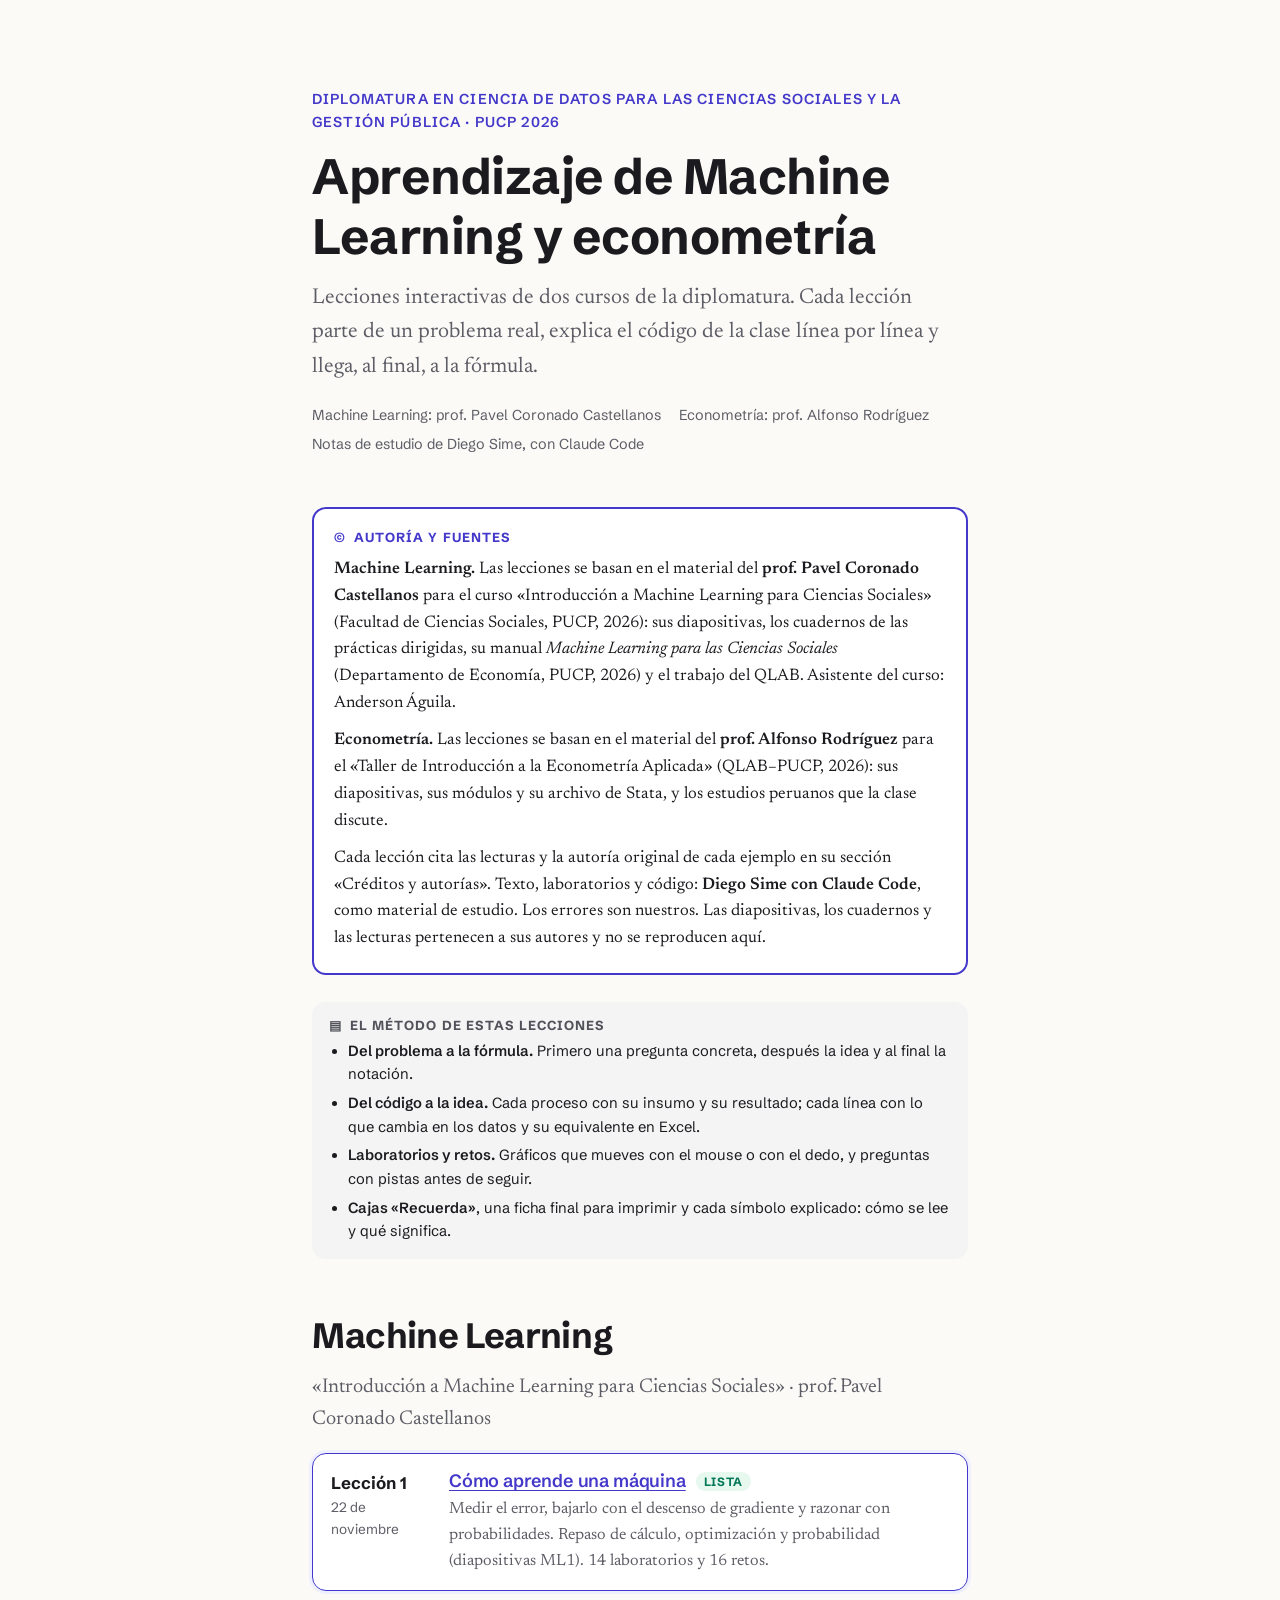
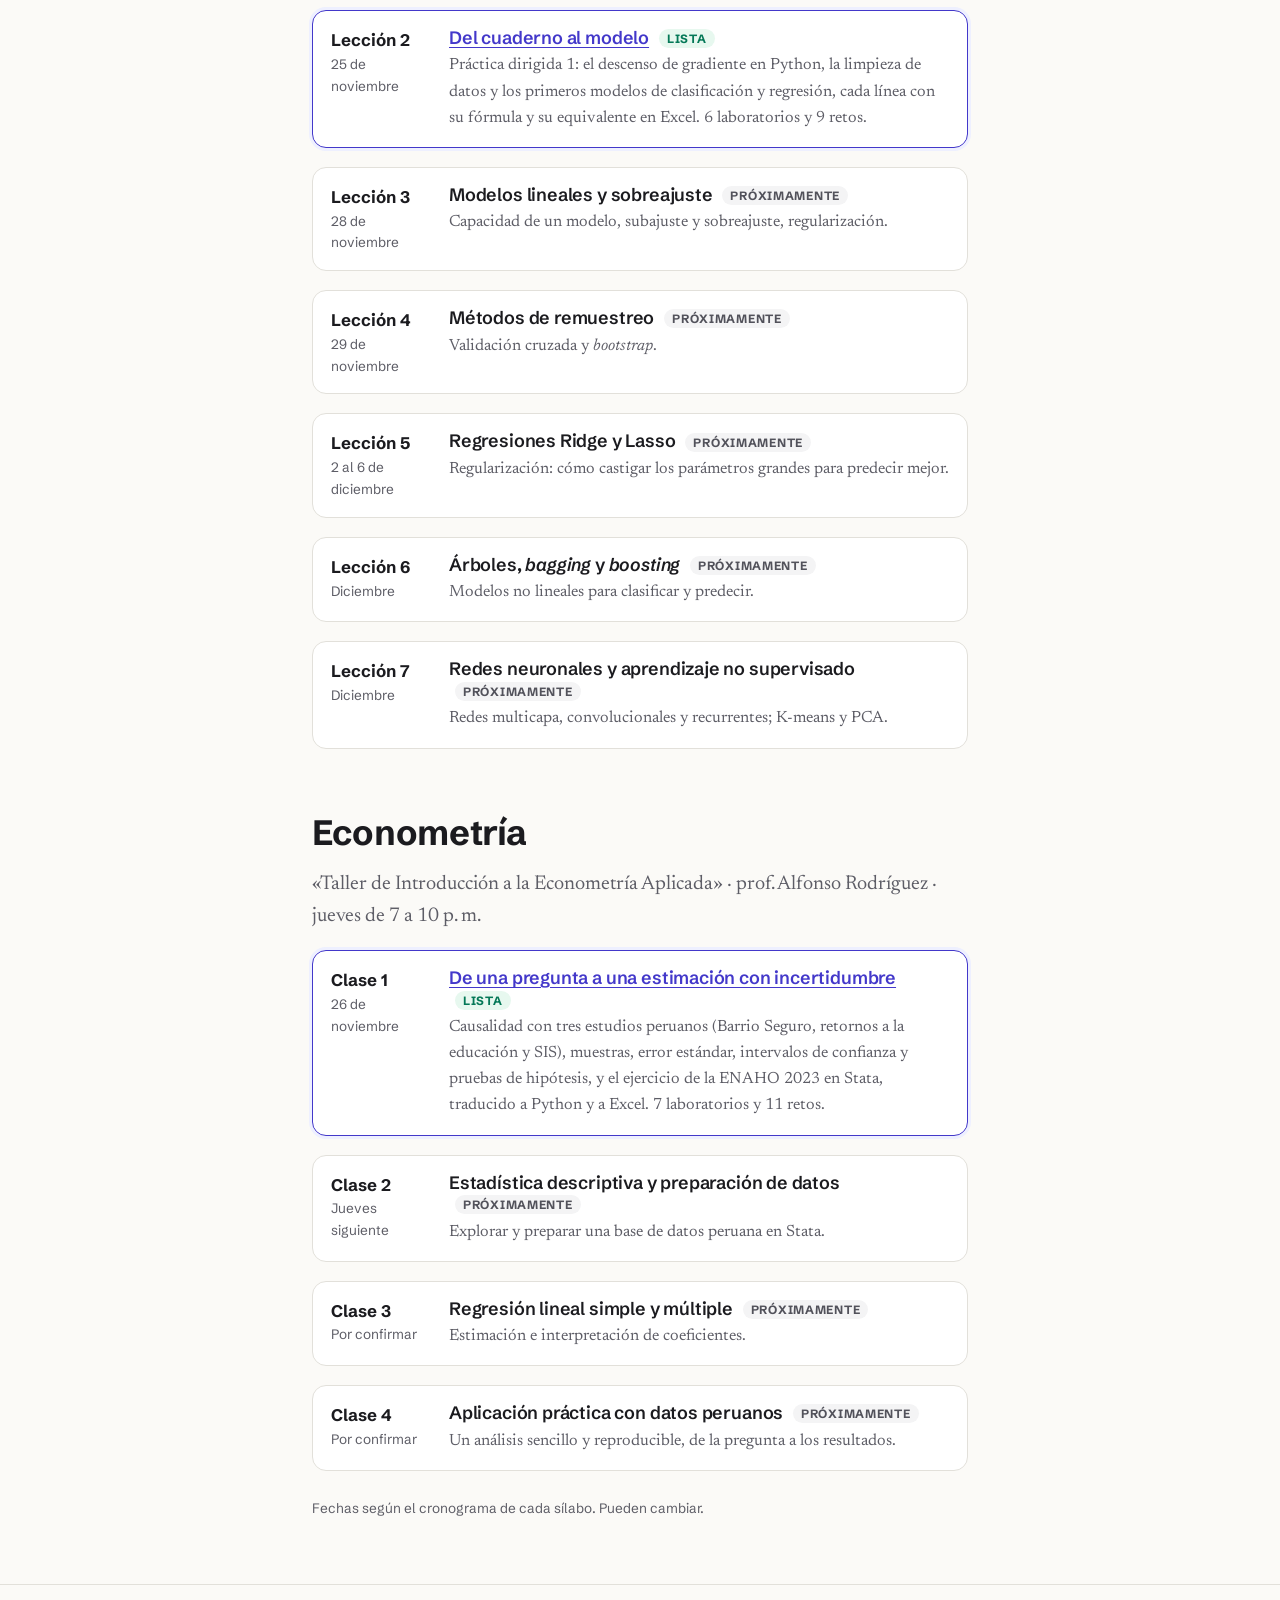
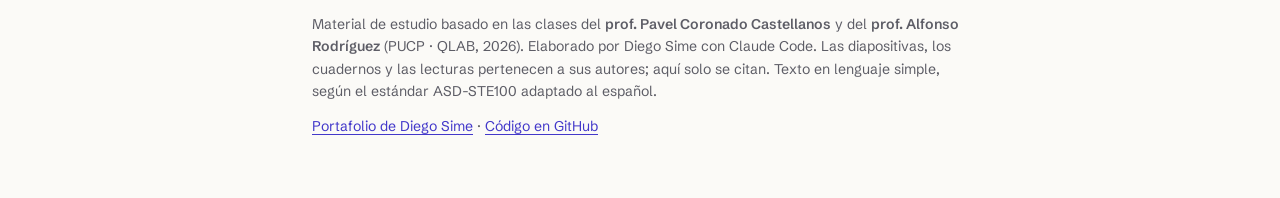
<file: index.html>
<!doctype html>
<html lang="es">
<head>
<meta charset="utf-8">
<meta name="viewport" content="width=device-width, initial-scale=1, viewport-fit=cover">
<title>Aprendizaje de Machine Learning y econometría</title>
<meta name="description" content="Lecciones interactivas de machine learning y econometría para las ciencias sociales y la gestión pública: del problema a la fórmula y del código a la idea.">
<meta property="og:title" content="Aprendizaje de Machine Learning y econometría">
<meta property="og:description" content="Lecciones interactivas de machine learning y econometría para las ciencias sociales y la gestión pública: del problema a la fórmula y del código a la idea.">
<link rel="icon" href="data:image/svg+xml,%3Csvg xmlns='http://www.w3.org/2000/svg' viewBox='0 0 16 16'%3E%3Cpath d='M1 3 Q8 16 15 3' fill='none' stroke='%234338ca' stroke-width='2.2'/%3E%3Ccircle cx='11' cy='8.6' r='2' fill='%23d97706'/%3E%3C/svg%3E">
<link rel="stylesheet" href="recursos/estilos.css">
<script>try{var t=localStorage.getItem('aprendizaje-ml-tema');if(t)document.documentElement.setAttribute('data-tema',t);}catch(e){}</script>
</head>
<body>

<!-- ============================================================
     PROCESO 1: Portada
     Insumo:    los dos cursos de la diplomatura y el método de estudio
     Resultado: presentación, autoría visible y método
     ============================================================ -->
<main class="contenedor">
  <div class="portada">
    <p class="portada__etiqueta">Diplomatura en Ciencia de Datos para las Ciencias Sociales y la Gestión Pública · PUCP 2026</p>
    <h1>Aprendizaje de Machine Learning y econometría</h1>
    <p class="portada__sub">Lecciones interactivas de dos cursos de la diplomatura. Cada lección parte de un problema real, explica el código de la clase línea por línea y llega, al final, a la fórmula.</p>
    <div class="portada__datos">
      <span>Machine Learning: prof. Pavel Coronado Castellanos</span>
      <span>Econometría: prof. Alfonso Rodríguez</span>
      <span>Notas de estudio de Diego Sime, con Claude Code</span>
    </div>
  </div>

  <aside class="caja caja--autoria" aria-labelledby="titulo-autoria">
    <p class="caja__titulo" id="titulo-autoria">Autoría y fuentes</p>
    <p><strong>Machine Learning.</strong> Las lecciones se basan en el material del <strong>prof. Pavel Coronado Castellanos</strong> para el curso «Introducción a Machine Learning para Ciencias Sociales» (Facultad de Ciencias Sociales, PUCP, 2026): sus diapositivas, los cuadernos de las prácticas dirigidas, su manual <em>Machine Learning para las Ciencias Sociales</em> (Departamento de Economía, PUCP, 2026) y el trabajo del QLAB. Asistente del curso: Anderson Águila.</p>
    <p><strong>Econometría.</strong> Las lecciones se basan en el material del <strong>prof. Alfonso Rodríguez</strong> para el «Taller de Introducción a la Econometría Aplicada» (QLAB–PUCP, 2026): sus diapositivas, sus módulos y su archivo de Stata, y los estudios peruanos que la clase discute.</p>
    <p>Cada lección cita las lecturas y la autoría original de cada ejemplo en su sección «Créditos y autorías». Texto, laboratorios y código: <strong>Diego Sime con Claude Code</strong>, como material de estudio. Los errores son nuestros. Las diapositivas, los cuadernos y las lecturas pertenecen a sus autores y no se reproducen aquí.</p>
  </aside>

  <aside class="caja caja--clase">
    <p class="caja__titulo">El método de estas lecciones</p>
    <ul>
      <li><strong>Del problema a la fórmula.</strong> Primero una pregunta concreta, después la idea y al final la notación.</li>
      <li><strong>Del código a la idea.</strong> Cada proceso con su insumo y su resultado; cada línea con lo que cambia en los datos y su equivalente en Excel.</li>
      <li><strong>Laboratorios y retos.</strong> Gráficos que mueves con el mouse o con el dedo, y preguntas con pistas antes de seguir.</li>
      <li><strong>Cajas «Recuerda»</strong>, una ficha final para imprimir y cada símbolo explicado: cómo se lee y qué significa.</li>
    </ul>
  </aside>

<!-- ============================================================
     PROCESO 2: Lecciones por curso
     Insumo:    el cronograma de cada sílabo
     Resultado: una tarjeta por lección; las listas llevan enlace
     Para agregar una lección: copia un <li class="leccion"> y cambia sus datos.
     ============================================================ -->
  <h2 style="margin-top:1.6em" id="ml">Machine Learning</h2>
  <p class="suave">«Introducción a Machine Learning para Ciencias Sociales» · prof. Pavel Coronado Castellanos</p>
  <ol class="lecciones">
    <li class="leccion leccion--lista">
      <div class="leccion__fecha"><b>Lección 1</b>22 de noviembre</div>
      <div>
        <h3><a href="leccion-01.html">Cómo aprende una máquina</a> <span class="estado estado--lista">Lista</span></h3>
        <p>Medir el error, bajarlo con el descenso de gradiente y razonar con probabilidades. Repaso de cálculo, optimización y probabilidad (diapositivas ML1). 14 laboratorios y 16 retos.</p>
      </div>
    </li>
    <li class="leccion leccion--lista">
      <div class="leccion__fecha"><b>Lección 2</b>25 de noviembre</div>
      <div>
        <h3><a href="leccion-02.html">Del cuaderno al modelo</a> <span class="estado estado--lista">Lista</span></h3>
        <p>Práctica dirigida 1: el descenso de gradiente en Python, la limpieza de datos y los primeros modelos de clasificación y regresión, cada línea con su fórmula y su equivalente en Excel. 6 laboratorios y 9 retos.</p>
      </div>
    </li>
    <li class="leccion">
      <div class="leccion__fecha"><b>Lección 3</b>28 de noviembre</div>
      <div>
        <h3>Modelos lineales y sobreajuste <span class="estado estado--pronto">Próximamente</span></h3>
        <p>Capacidad de un modelo, subajuste y sobreajuste, regularización.</p>
      </div>
    </li>
    <li class="leccion">
      <div class="leccion__fecha"><b>Lección 4</b>29 de noviembre</div>
      <div>
        <h3>Métodos de remuestreo <span class="estado estado--pronto">Próximamente</span></h3>
        <p>Validación cruzada y <em>bootstrap</em>.</p>
      </div>
    </li>
    <li class="leccion">
      <div class="leccion__fecha"><b>Lección 5</b>2 al 6 de diciembre</div>
      <div>
        <h3>Regresiones Ridge y Lasso <span class="estado estado--pronto">Próximamente</span></h3>
        <p>Regularización: cómo castigar los parámetros grandes para predecir mejor.</p>
      </div>
    </li>
    <li class="leccion">
      <div class="leccion__fecha"><b>Lección 6</b>Diciembre</div>
      <div>
        <h3>Árboles, <em>bagging</em> y <em>boosting</em> <span class="estado estado--pronto">Próximamente</span></h3>
        <p>Modelos no lineales para clasificar y predecir.</p>
      </div>
    </li>
    <li class="leccion">
      <div class="leccion__fecha"><b>Lección 7</b>Diciembre</div>
      <div>
        <h3>Redes neuronales y aprendizaje no supervisado <span class="estado estado--pronto">Próximamente</span></h3>
        <p>Redes multicapa, convolucionales y recurrentes; K-means y PCA.</p>
      </div>
    </li>
  </ol>

  <h2 style="margin-top:1.6em" id="econometria">Econometría</h2>
  <p class="suave">«Taller de Introducción a la Econometría Aplicada» · prof. Alfonso Rodríguez · jueves de 7 a 10 p. m.</p>
  <ol class="lecciones">
    <li class="leccion leccion--lista">
      <div class="leccion__fecha"><b>Clase 1</b>26 de noviembre</div>
      <div>
        <h3><a href="econometria-01.html">De una pregunta a una estimación con incertidumbre</a> <span class="estado estado--lista">Lista</span></h3>
        <p id="eco1-resumen">Causalidad con tres estudios peruanos (Barrio Seguro, retornos a la educación y SIS), muestras, error estándar, intervalos de confianza y pruebas de hipótesis, y el ejercicio de la ENAHO 2023 en Stata, traducido a Python y a Excel. 7 laboratorios y 11 retos.</p>
      </div>
    </li>
    <li class="leccion">
      <div class="leccion__fecha"><b>Clase 2</b>Jueves siguiente</div>
      <div>
        <h3>Estadística descriptiva y preparación de datos <span class="estado estado--pronto">Próximamente</span></h3>
        <p>Explorar y preparar una base de datos peruana en Stata.</p>
      </div>
    </li>
    <li class="leccion">
      <div class="leccion__fecha"><b>Clase 3</b>Por confirmar</div>
      <div>
        <h3>Regresión lineal simple y múltiple <span class="estado estado--pronto">Próximamente</span></h3>
        <p>Estimación e interpretación de coeficientes.</p>
      </div>
    </li>
    <li class="leccion">
      <div class="leccion__fecha"><b>Clase 4</b>Por confirmar</div>
      <div>
        <h3>Aplicación práctica con datos peruanos <span class="estado estado--pronto">Próximamente</span></h3>
        <p>Un análisis sencillo y reproducible, de la pregunta a los resultados.</p>
      </div>
    </li>
  </ol>
  <p class="nota-pie">Fechas según el cronograma de cada sílabo. Pueden cambiar.</p>
</main>

<footer class="pie">
  <div class="contenedor">
    <p>Material de estudio basado en las clases del <strong>prof. Pavel Coronado Castellanos</strong> y del <strong>prof. Alfonso Rodríguez</strong> (PUCP · QLAB, 2026). Elaborado por Diego Sime con Claude Code. Las diapositivas, los cuadernos y las lecturas pertenecen a sus autores; aquí solo se citan. Texto en lenguaje simple, según el estándar ASD-STE100 adaptado al español.</p>
    <p><a href="https://diegosimemirror.github.io/">Portafolio de Diego Sime</a> · <a href="https://github.com/diegosimemirror/aprendizaje_ML">Código en GitHub</a></p>
  </div>
</footer>

</body>
</html>
</file>
<file: recursos/estilos.css>
/* ============================================================
   estilos.css: el aspecto de todas las páginas del curso.
   Lo cambias aquí y cambia en todas las lecciones.

   Idea del diseño: texto cómodo para leer (letra con serifa) y
   cajas de colores que dicen qué tipo de contenido tienes delante:
     - Reto (violeta): una pregunta para responder antes de seguir.
     - Recuerda (ámbar): lo que debes guardar en la memoria.
     - La fórmula (azul): la notación, símbolo por símbolo.
     - Puente con la filosofía (verde): una conexión opcional.
     - En la clase (gris): dónde está el tema en las diapositivas.
   ============================================================ */

/* Tipografías: las mismas del portafolio (diegosimemirror.github.io). */
@import url("https://fonts.googleapis.com/css2?family=Newsreader:ital,opsz,wght@0,6..72,400;0,6..72,600;1,6..72,400&family=Schibsted+Grotesk:wght@400;500;600;700&display=swap");


/* ============================================================
   PROCESO 1: Parámetros de color, letra y medidas
   Insumo:    tus preferencias
   Resultado: variables que usa el resto del archivo y el JavaScript
              de los gráficos (por eso los gráficos cambian con el modo oscuro)
   ============================================================ */
:root {
  --papel: #fbfaf7;
  --papel-2: #ffffff;
  --tinta: #1b1b1f;
  --tinta-suave: #5d5d66;
  --linea: #e2e0da;

  --acento: #4338ca;          /* índigo: enlaces y botones */
  --acento-suave: #eef0ff;

  /* Cajas */
  --reto: #6d28d9;      --reto-fondo: #f5f0ff;
  --recuerda: #b45309;  --recuerda-fondo: #fff7e6;
  --formula: #1d4ed8;   --formula-fondo: #f0f5ff;
  --filosofia: #047857; --filosofia-fondo: #ecfdf5;
  --clase: #52525b;     --clase-fondo: #f4f4f5;

  /* Gráficos (el JavaScript lee estas variables) */
  --g-eje: #9a9aa3;
  --g-rejilla: #ecebe6;
  --g-serie1: #4338ca;   /* índigo */
  --g-serie2: #d97706;   /* ámbar */
  --g-serie3: #059669;   /* verde */
  --g-serie4: #dc2626;   /* rojo: error, alerta */
  --g-relleno: rgba(67, 56, 202, 0.12);
  --g-mapa-bajo: #eef2ff;    /* curvas de nivel: valores bajos */
  --g-mapa-alto: #fde68a;    /* curvas de nivel: valores altos */

  --bien: #047857;  --bien-fondo: #e7f8ef;
  --mal: #b91c1c;   --mal-fondo: #fdecec;

  --letra-titulos: "Schibsted Grotesk", "Helvetica Neue", Arial, sans-serif;
  --letra-texto: "Newsreader", Georgia, "Times New Roman", serif;

  --texto: 1.25rem;
  --texto-ui: 0.98rem;
  --ancho-lectura: 46rem;
  --ancho-ancho: 64rem;
  --margen: clamp(16px, 4vw, 40px);
  --radio: 14px;
  color-scheme: light;
}

/* Modo oscuro: automático según el sistema, salvo que la página fije data-tema. */
@media (prefers-color-scheme: dark) {
  :root:not([data-tema="claro"]) {
    --papel: #121216; --papel-2: #1a1a20; --tinta: #ececf1; --tinta-suave: #a5a5b0; --linea: #2e2e36;
    --acento: #a5b4fc; --acento-suave: #23233a;
    --reto: #c4b5fd; --reto-fondo: #221a35;
    --recuerda: #fbbf24; --recuerda-fondo: #2a2112;
    --formula: #93c5fd; --formula-fondo: #15203a;
    --filosofia: #6ee7b7; --filosofia-fondo: #10261f;
    --clase: #c4c4cc; --clase-fondo: #1f1f25;
    --g-eje: #6b6b75; --g-rejilla: #26262d;
    --g-serie1: #a5b4fc; --g-serie2: #fbbf24; --g-serie3: #34d399; --g-serie4: #f87171;
    --g-relleno: rgba(165, 180, 252, 0.16);
    --g-mapa-bajo: #1c1f3a; --g-mapa-alto: #5b4513;
    --bien: #6ee7b7; --bien-fondo: #0f2a20; --mal: #fca5a5; --mal-fondo: #2e1414;
    color-scheme: dark;
  }
}
:root[data-tema="oscuro"] {
  --papel: #121216; --papel-2: #1a1a20; --tinta: #ececf1; --tinta-suave: #a5a5b0; --linea: #2e2e36;
  --acento: #a5b4fc; --acento-suave: #23233a;
  --reto: #c4b5fd; --reto-fondo: #221a35;
  --recuerda: #fbbf24; --recuerda-fondo: #2a2112;
  --formula: #93c5fd; --formula-fondo: #15203a;
  --filosofia: #6ee7b7; --filosofia-fondo: #10261f;
  --clase: #c4c4cc; --clase-fondo: #1f1f25;
  --g-eje: #6b6b75; --g-rejilla: #26262d;
  --g-serie1: #a5b4fc; --g-serie2: #fbbf24; --g-serie3: #34d399; --g-serie4: #f87171;
  --g-relleno: rgba(165, 180, 252, 0.16);
  --g-mapa-bajo: #1c1f3a; --g-mapa-alto: #5b4513;
  --bien: #6ee7b7; --bien-fondo: #0f2a20; --mal: #fca5a5; --mal-fondo: #2e1414;
  color-scheme: dark;
}


/* ============================================================
   PROCESO 2: Base de la página
   Insumo:    el HTML sin estilo
   Resultado: fondo, letra y ancho de lectura cómodos en computadora y celular
   ============================================================ */
*, *::before, *::after { box-sizing: border-box; }
html { scroll-behavior: smooth; scroll-padding-top: 72px; }
body {
  margin: 0;
  background: var(--papel);
  color: var(--tinta);
  font-family: var(--letra-texto);
  font-size: var(--texto);
  line-height: 1.6;
  -webkit-text-size-adjust: 100%;
}
img, svg, canvas { max-width: 100%; }
a { color: var(--acento); text-underline-offset: 3px; }
a:hover { text-decoration-thickness: 2px; }
strong { font-weight: 600; }
.contenedor { max-width: var(--ancho-lectura); margin: 0 auto; padding: 0 var(--margen); }
.ancho { max-width: var(--ancho-ancho); }

h1, h2, h3, h4 { font-family: var(--letra-titulos); line-height: 1.2; letter-spacing: -0.01em; }
h1 { font-size: clamp(2rem, 5vw, 3.1rem); margin: 0.2em 0 0.3em; font-weight: 700; }
h2 { font-size: clamp(1.6rem, 3.4vw, 2.2rem); margin: 0 0 0.4em; font-weight: 700; }
h3 { font-size: 1.3rem; margin: 2.2em 0 0.5em; font-weight: 600; }
h4 { font-size: 1.05rem; margin: 1.4em 0 0.4em; font-weight: 600; }
p { margin: 0 0 0.9em; }
ul, ol { padding-left: 1.3em; margin: 0 0 1em; }
li { margin-bottom: 0.35em; }
.suave { color: var(--tinta-suave); }
.ui { font-family: var(--letra-titulos); font-size: var(--texto-ui); }
.nota-pie { font-family: var(--letra-titulos); font-size: 0.85rem; color: var(--tinta-suave); }


/* ============================================================
   PROCESO 3: Barra superior fija y avance de lectura
   Insumo:    el título del curso y el índice de partes
   Resultado: una barra delgada que muestra cuánto has leído y cuántos retos resolviste
   ============================================================ */
.barra {
  position: sticky; top: 0; z-index: 20;
  background: color-mix(in srgb, var(--papel) 88%, transparent);
  backdrop-filter: blur(8px);
  border-bottom: 1px solid var(--linea);
  font-family: var(--letra-titulos);
  font-size: 0.9rem;
}
.barra__fila { display: flex; align-items: center; gap: 14px; max-width: var(--ancho-ancho); margin: 0 auto; padding: 10px var(--margen); }
.barra__curso { font-weight: 600; color: var(--tinta); text-decoration: none; white-space: nowrap; }
.barra__partes { display: flex; gap: 4px; overflow-x: auto; scrollbar-width: none; flex: 1; min-width: 0; }
.barra__partes::-webkit-scrollbar { display: none; }
.barra__partes a { color: var(--tinta-suave); text-decoration: none; padding: 4px 9px; border-radius: 999px; white-space: nowrap; }
.barra__partes a:hover, .barra__partes a.activa { background: var(--acento-suave); color: var(--acento); }
.barra__retos { white-space: nowrap; color: var(--reto); font-weight: 600; }
.barra__tema { border: 1px solid var(--linea); background: transparent; color: var(--tinta-suave); border-radius: 999px; padding: 3px 9px; cursor: pointer; font: inherit; }
.barra__avance { height: 3px; background: var(--acento); width: 0; transition: width 0.1s linear; }
@media (max-width: 640px) { .barra__curso { display: none; } }


/* ============================================================
   PROCESO 4: Portada de la lección
   Insumo:    título, subtítulo y datos de la clase
   Resultado: una apertura clara, con la pregunta que guía toda la lección
   ============================================================ */
.portada { padding: clamp(40px, 8vw, 88px) 0 24px; }
.portada__etiqueta { font-family: var(--letra-titulos); font-size: 0.9rem; font-weight: 600; color: var(--acento); text-transform: uppercase; letter-spacing: 0.08em; }
.portada__sub { font-size: 1.35rem; color: var(--tinta-suave); max-width: 40rem; }
.portada__datos { font-family: var(--letra-titulos); font-size: 0.9rem; color: var(--tinta-suave); display: flex; flex-wrap: wrap; gap: 6px 18px; margin-top: 18px; }

.mapa { display: grid; grid-template-columns: repeat(auto-fit, minmax(190px, 1fr)); gap: 12px; margin: 22px 0 8px; }
.mapa a { display: block; text-decoration: none; color: var(--tinta); background: var(--papel-2); border: 1px solid var(--linea); border-radius: var(--radio); padding: 14px 16px; font-family: var(--letra-titulos); font-size: 0.95rem; transition: transform 0.15s, border-color 0.15s; }
.mapa a:hover { transform: translateY(-2px); border-color: var(--acento); }
.mapa b { display: block; color: var(--acento); font-size: 0.8rem; letter-spacing: 0.06em; text-transform: uppercase; margin-bottom: 4px; }


/* ============================================================
   PROCESO 5: Partes de la lección
   Insumo:    cada <section class="parte">
   Resultado: separación clara entre partes, con número grande y pregunta guía
   ============================================================ */
.parte { padding: clamp(48px, 7vw, 84px) 0 8px; border-top: 1px solid var(--linea); }
.parte__num { font-family: var(--letra-titulos); font-weight: 700; color: var(--acento); font-size: 0.95rem; letter-spacing: 0.08em; text-transform: uppercase; }
.parte__pregunta { font-size: 1.4rem; font-style: italic; color: var(--tinta-suave); margin-bottom: 1.2em; }


/* ============================================================
   PROCESO 6: Cajas de contenido
   Insumo:    <aside class="caja caja--tipo">
   Resultado: cada tipo de caja con su color, su etiqueta y su icono de texto
   ============================================================ */
.caja { border-radius: var(--radio); padding: 18px 20px 14px; margin: 1.6em 0; border: 1px solid transparent; position: relative; }
.caja__titulo { font-family: var(--letra-titulos); font-weight: 700; font-size: 0.82rem; letter-spacing: 0.08em; text-transform: uppercase; margin: 0 0 8px; display: flex; align-items: center; gap: 8px; }
.caja > :last-child { margin-bottom: 0.4em; }
.caja ul { margin-bottom: 0.4em; }

.caja--recuerda { background: var(--recuerda-fondo); border-color: color-mix(in srgb, var(--recuerda) 35%, transparent); }
.caja--recuerda .caja__titulo { color: var(--recuerda); }
.caja--recuerda .caja__titulo::before { content: "★"; }

.caja--formula { background: var(--formula-fondo); border-color: color-mix(in srgb, var(--formula) 30%, transparent); }
.caja--formula .caja__titulo { color: var(--formula); }
.caja--formula .caja__titulo::before { content: "∑"; font-size: 1.1em; }

.caja--filosofia { background: var(--filosofia-fondo); border-color: color-mix(in srgb, var(--filosofia) 30%, transparent); }
.caja--filosofia .caja__titulo { color: var(--filosofia); }
.caja--filosofia .caja__titulo::before { content: "◆"; }

/* Autoría: visible desde el inicio de cada página, con borde marcado. */
.caja--autoria { background: var(--papel-2); border: 2px solid var(--acento); font-size: 1.05rem; }
.caja--autoria .caja__titulo { color: var(--acento); }
.caja--autoria .caja__titulo::before { content: "©"; }
.caja--autoria p { margin-bottom: 0.6em; }

.caja--clase { background: var(--clase-fondo); font-family: var(--letra-titulos); font-size: 0.92rem; padding: 12px 16px 8px; }
.caja--clase .caja__titulo { color: var(--clase); margin-bottom: 4px; }
.caja--clase .caja__titulo::before { content: "▤"; }

.caja--reto { background: var(--reto-fondo); border-color: color-mix(in srgb, var(--reto) 35%, transparent); }
.caja--reto .caja__titulo { color: var(--reto); }
.caja--reto .caja__titulo::before { content: "?"; display: inline-grid; place-items: center; width: 20px; height: 20px; border-radius: 50%; background: var(--reto); color: var(--reto-fondo); font-size: 0.8rem; }
.caja--reto.resuelto .caja__titulo::after { content: "✓ resuelto"; margin-left: auto; color: var(--bien); text-transform: none; letter-spacing: 0; }

/* Lectura de fórmulas: "léela así" y la tabla de símbolos */
.lee { font-style: italic; margin-top: 0.4em; }
.lee::before { content: "Léela así: "; font-style: normal; font-weight: 600; font-family: var(--letra-titulos); font-size: 0.9rem; color: var(--formula); }
.formula-grande { overflow-x: auto; overflow-y: hidden; padding: 6px 0; font-size: 1.12rem; }
table.simbolos { width: 100%; border-collapse: collapse; font-size: 1rem; margin: 10px 0 6px; }
table.simbolos th { font-family: var(--letra-titulos); font-size: 0.78rem; text-transform: uppercase; letter-spacing: 0.06em; color: var(--tinta-suave); text-align: left; font-weight: 600; border-bottom: 1px solid var(--linea); padding: 6px 8px; }
table.simbolos td { border-bottom: 1px solid var(--linea); padding: 7px 8px; vertical-align: top; }
table.simbolos td:first-child { white-space: nowrap; text-align: center; width: 4.5rem; }
.tabla-desliza { overflow-x: auto; }
@media (max-width: 560px) {
  table.simbolos { font-size: 0.95rem; }
  .tabla-desliza table.simbolos { min-width: 500px; }
  table.simbolos td, table.simbolos th { padding: 6px 5px; }
}


/* ============================================================
   PROCESO 7: Interacciones (laboratorios)
   Insumo:    <figure class="lab">, con lienzo, controles y lectura de datos
   Resultado: un recuadro limpio donde mueves controles y ves el efecto al instante
   ============================================================ */
.lab { background: var(--papel-2); border: 1px solid var(--linea); border-radius: var(--radio); padding: 16px; margin: 1.6em 0; font-family: var(--letra-titulos); font-size: var(--texto-ui); box-shadow: 0 1px 2px rgba(0,0,0,0.03); }
.lab__titulo { font-weight: 700; margin: 0 0 2px; font-size: 1rem; }
.lab__guia { color: var(--tinta-suave); margin: 0 0 12px; font-size: 0.92rem; }
.lab canvas { display: block; width: 100%; border-radius: 8px; touch-action: none; }
.lab__controles { display: flex; flex-wrap: wrap; gap: 10px 18px; align-items: center; margin-top: 12px; }
.lab__control { display: flex; align-items: center; gap: 8px; flex-wrap: wrap; }
.lab__control label { color: var(--tinta-suave); }
.lab__control output { font-variant-numeric: tabular-nums; font-weight: 600; min-width: 3.2em; }
.lab input[type="range"] { accent-color: var(--acento); width: min(220px, 52vw); }
.lab__lectura { margin-top: 12px; padding: 10px 12px; background: var(--papel); border-radius: 8px; font-variant-numeric: tabular-nums; line-height: 1.7; overflow-x: auto; overflow-y: hidden; }
.lab__lectura b { font-weight: 700; }
/* Laboratorio ancho: sale de la columna de texto en pantallas grandes (gráficos lado a lado). */
.lab--ancho { --ancho-lab: min(62rem, calc(100vw - 2 * var(--margen))); width: var(--ancho-lab); margin-left: calc(50% - var(--ancho-lab) / 2); }
.lab__dos { display: grid; grid-template-columns: 1fr 1fr; gap: 14px; }
.lab__dos--mapa { grid-template-columns: minmax(0, 1.55fr) minmax(0, 1fr); }
@media (max-width: 720px) { .lab__dos { grid-template-columns: 1fr; } }
.leyenda { display: flex; flex-wrap: wrap; gap: 6px 16px; font-size: 0.85rem; color: var(--tinta-suave); margin-top: 8px; }
.leyenda > span::before { content: ""; display: inline-block; width: 12px; height: 4px; border-radius: 2px; background: var(--c); margin-right: 6px; vertical-align: middle; }

.boton { font: inherit; font-weight: 600; border: 1px solid var(--acento); background: var(--acento); color: var(--papel-2); padding: 7px 14px; border-radius: 999px; cursor: pointer; transition: filter 0.15s, transform 0.1s; }
.boton:hover { filter: brightness(1.08); }
.boton:active { transform: scale(0.97); }
.boton--hueco { background: transparent; color: var(--acento); }
.boton[aria-pressed="true"] { background: var(--acento); color: var(--papel-2); }
.boton:focus-visible, .opcion:focus-visible, input:focus-visible { outline: 3px solid color-mix(in srgb, var(--acento) 45%, transparent); outline-offset: 2px; }


/* ============================================================
   PROCESO 7b: Piezas de explicación
   Insumo:    párrafos .util, bloques <details class="mas">, la ruleta, la cadena y el mapa final
   Resultado: «Para qué sirve» visible en cada idea; lo técnico, plegado; dibujos simples de apoyo
   ============================================================ */
/* «Para qué sirve»: conecta cada idea con su uso en machine learning. */
.util { border-left: 4px solid var(--acento); background: var(--acento-suave); padding: 10px 14px; border-radius: 0 10px 10px 0; margin: 1.2em 0; }
.util::before { content: "Para qué sirve: "; font-family: var(--letra-titulos); font-weight: 700; font-size: 0.82rem; text-transform: uppercase; letter-spacing: 0.05em; color: var(--acento); }

/* «Para saber más»: lo técnico queda plegado y se abre con un clic. */
details.mas { border: 1px dashed var(--linea); border-radius: 10px; padding: 8px 14px; margin: 1em 0; background: var(--papel-2); }
details.mas summary { cursor: pointer; font-family: var(--letra-titulos); font-weight: 600; color: var(--acento); font-size: var(--texto-ui); }
details.mas[open] summary { margin-bottom: 8px; }

/* Ruleta del laboratorio 0: cada palabra ocupa un pedazo del tamaño de su probabilidad. */
.ruleta-marco { position: relative; margin: 14px 0 10px; }
.ruleta { display: flex; height: 36px; border-radius: 8px; overflow: hidden; font-family: var(--letra-titulos); font-size: 0.78rem; }
.ruleta > span { display: flex; align-items: center; justify-content: center; color: #fff; white-space: nowrap; overflow: hidden; border-right: 2px solid var(--papel-2); }
.ruleta__aguja { position: absolute; top: -8px; bottom: -8px; width: 4px; margin-left: -2px; border-radius: 2px; background: var(--tinta); left: 0; opacity: 0; transition: left 0.5s cubic-bezier(.2,.8,.2,1), opacity 0.2s; }
.generadas p { width: 100%; }

/* Cadena del laboratorio 4: parámetro → predicción → error. */
.cadena { display: flex; align-items: center; justify-content: center; flex-wrap: wrap; gap: 6px 10px; margin: 14px 0 4px; font-family: var(--letra-titulos); }
.eslabon { border: 2px solid var(--acento); border-radius: 12px; padding: 8px 14px; text-align: center; min-width: 116px; background: var(--papel); }
.eslabon .etq { display: block; font-size: 0.78rem; color: var(--tinta-suave); text-transform: uppercase; letter-spacing: 0.05em; }
.enlace { text-align: center; color: var(--g-serie2); font-size: 0.9rem; min-width: 90px; }
.enlace::after { content: "→"; display: block; font-size: 1.5rem; line-height: 1; }
@media (max-width: 560px) { .enlace::after { content: "↓"; } .cadena { flex-direction: column; } }

/* Mapa final «Cómo encaja todo». */
.flujo { list-style: none; padding: 0; display: grid; grid-template-columns: repeat(5, 1fr); margin-top: 1.2em; margin-bottom: 1.6em; font-family: var(--letra-titulos); font-size: 0.92rem; }
.flujo__paso { position: relative; background: var(--papel-2); border: 1px solid var(--linea); border-radius: 12px; padding: 12px; margin: 0 24px 0 0; line-height: 1.45; }
.flujo__paso::after { content: "→"; position: absolute; right: -21px; top: 50%; transform: translateY(-50%); color: var(--acento); font-weight: 700; font-size: 1.2rem; }
.flujo__paso:last-child { margin-right: 0; }
.flujo__paso:last-child::after { content: none; }
.flujo__paso b { display: block; color: var(--acento); margin-bottom: 4px; }
.flujo__paso small { display: block; margin-top: 6px; color: var(--tinta-suave); font-size: 0.8rem; }
@media (max-width: 820px) {
  .flujo { grid-template-columns: 1fr; }
  .flujo__paso { margin: 0 0 26px; }
  .flujo__paso::after { content: "↓"; right: 50%; top: auto; bottom: -24px; transform: translateX(50%); }
}

/* ============================================================
   PROCESO 8: Retos de opción múltiple
   Insumo:    botones .opcion con data-correcta="si"
   Resultado: al hacer clic, la opción se pinta de verde o rojo y aparece la explicación
   ============================================================ */
.opciones { display: flex; flex-wrap: wrap; gap: 8px; margin: 10px 0 6px; font-family: var(--letra-titulos); font-size: var(--texto-ui); }
.opcion { font: inherit; border: 1.5px solid color-mix(in srgb, var(--reto) 45%, transparent); background: var(--papel-2); color: var(--tinta); padding: 8px 14px; border-radius: 10px; cursor: pointer; text-align: left; transition: background 0.15s, border-color 0.15s; }
.opcion:hover { border-color: var(--reto); }
.opcion.correcta { background: var(--bien-fondo); border-color: var(--bien); color: var(--bien); font-weight: 600; }
.opcion.incorrecta { background: var(--mal-fondo); border-color: var(--mal); color: var(--mal); text-decoration: line-through; }
.respuesta { display: none; border-left: 3px solid var(--reto); padding: 4px 0 4px 14px; margin-top: 10px; }
.respuesta.visible { display: block; animation: aparecer 0.25s ease-out; }
.respuesta--pendiente { color: var(--tinta-suave); font-style: italic; }
.respuesta.pista-reto { border-left-color: var(--mal); color: var(--tinta-suave); font-size: 1.02rem; }
@keyframes aparecer { from { opacity: 0; transform: translateY(-4px); } to { opacity: 1; transform: none; } }

/* Clasificador de preguntas (parte 5) */
.clasifica { list-style: none; padding: 0; margin: 12px 0; }
.clasifica li { background: var(--papel-2); border: 1px solid var(--linea); border-radius: 10px; padding: 10px 12px; margin-bottom: 8px; }
.clasifica .opciones { margin: 6px 0 0; }
.clasifica .respuesta { font-size: 1rem; }


/* ============================================================
   PROCESO 9: Tablas de datos y comparación
   Insumo:    <table class="datos">
   Resultado: tablas legibles, con números alineados
   ============================================================ */
table.datos { width: 100%; border-collapse: collapse; font-family: var(--letra-titulos); font-size: 0.92rem; margin: 10px 0; }
table.datos th, table.datos td { padding: 7px 9px; border-bottom: 1px solid var(--linea); text-align: left; vertical-align: top; }
table.datos th { font-size: 0.78rem; text-transform: uppercase; letter-spacing: 0.05em; color: var(--tinta-suave); font-weight: 600; }
table.datos td.num, table.datos th.num { text-align: right; font-variant-numeric: tabular-nums; }
#d2-tabla th { text-transform: none; font-size: 0.85rem; }
table.datos tr.destacada td { background: var(--acento-suave); font-weight: 600; }
.barrita { display: inline-block; height: 9px; border-radius: 4px; background: var(--g-serie1); vertical-align: middle; margin-right: 6px; }

/* Tabla de los dos dados (parte 3) */
.dados-tabla { border-collapse: collapse; font-family: var(--letra-titulos); font-size: 0.85rem; margin: 4px auto 0; }
.dados-tabla th, .dados-tabla td { width: 2.6em; height: 2.2em; text-align: center; border: 1px solid var(--linea); padding: 0; }
.dados-tabla th { color: var(--tinta-suave); font-weight: 600; background: var(--papel); }
.dados-tabla th.columna { cursor: pointer; color: var(--acento); }
.dados-tabla td.lleno { background: var(--acento-suave); }
.dados-tabla .activa { outline: 2px solid var(--acento); outline-offset: -2px; background: color-mix(in srgb, var(--acento) 22%, var(--papel-2)); font-weight: 700; }

/* Caras del dado (parte 3) */
.caras { display: flex; gap: 6px; flex-wrap: wrap; align-items: center; }
.caras span.etq { min-width: 5.5em; color: var(--tinta-suave); }
.cara { font: inherit; width: 40px; height: 40px; border-radius: 9px; border: 1.5px solid var(--linea); background: var(--papel); color: var(--tinta); cursor: pointer; font-weight: 700; font-size: 1.05rem; }
.cara[aria-pressed="true"] { background: var(--g-serie1); border-color: var(--g-serie1); color: var(--papel-2); }
.caras--b .cara[aria-pressed="true"] { background: var(--g-serie2); border-color: var(--g-serie2); }

/* Comparación de dos columnas (parte 5) */
.duo { display: grid; grid-template-columns: 1fr 1fr; gap: 14px; margin: 1.2em 0; }
.duo > div { background: var(--papel-2); border: 1px solid var(--linea); border-radius: var(--radio); padding: 14px 16px; font-size: 1.05rem; }
.duo h4 { margin-top: 0; }
@media (max-width: 640px) { .duo { grid-template-columns: 1fr; } }

/* Demostración de GPT (parte 0) */
.frase { font-size: 1.35rem; margin: 6px 0 10px; font-family: var(--letra-texto); }
.hueco { display: inline-block; min-width: 5.5em; border-bottom: 2px dashed var(--reto); color: var(--reto); text-align: center; font-weight: 600; }
.barras-palabras { display: grid; grid-template-columns: max-content 1fr max-content; gap: 6px 10px; align-items: center; margin-top: 10px; }
.barras-palabras .pista { height: 14px; border-radius: 7px; background: var(--g-rejilla); overflow: hidden; }
.barras-palabras .relleno { display: block; height: 100%; background: var(--g-serie1); width: 0; transition: width 0.6s cubic-bezier(.2,.8,.2,1); }
.barras-palabras .elegida .relleno { background: var(--g-serie2); }
.generadas { margin-top: 10px; display: flex; flex-wrap: wrap; gap: 6px; }
.generadas > span { background: var(--acento-suave); color: var(--acento); border-radius: 999px; padding: 2px 10px; font-size: 0.9rem; }


/* ============================================================
   PROCESO 10: Ficha de repaso, lecturas y pie
   Insumo:    las cajas «Recuerda» copiadas por el JavaScript
   Resultado: una hoja de repaso imprimible al final de la lección
   ============================================================ */
.ficha { columns: 2 300px; column-gap: 18px; }
.ficha .caja { break-inside: avoid; margin: 0 0 14px; }
.ficha .caja__origen { font-family: var(--letra-titulos); font-size: 0.78rem; color: var(--tinta-suave); margin: -4px 0 6px; }
.lecturas li { margin-bottom: 0.7em; }
.pie { border-top: 1px solid var(--linea); margin-top: 64px; padding: 28px 0 48px; font-family: var(--letra-titulos); font-size: 0.88rem; color: var(--tinta-suave); }

/* Tarjetas de lecciones (portada del curso) */
.lecciones { list-style: none; padding: 0; display: grid; gap: 12px; }
.leccion { display: grid; grid-template-columns: 6.5rem 1fr; gap: 14px; background: var(--papel-2); border: 1px solid var(--linea); border-radius: var(--radio); padding: 16px 18px; }
.leccion__fecha { font-family: var(--letra-titulos); font-size: 0.85rem; color: var(--tinta-suave); }
.leccion__fecha b { display: block; font-size: 1.05rem; color: var(--tinta); }
.leccion h3 { margin: 0 0 4px; font-size: 1.12rem; }
.leccion p { margin: 0; font-size: 1.02rem; color: var(--tinta-suave); }
.leccion--lista { border-color: var(--acento); box-shadow: 0 0 0 3px var(--acento-suave); }
.estado { font-family: var(--letra-titulos); font-size: 0.75rem; font-weight: 700; text-transform: uppercase; letter-spacing: 0.06em; border-radius: 999px; padding: 2px 8px; margin-left: 6px; vertical-align: middle; }
.estado--lista { background: var(--bien-fondo); color: var(--bien); }
.estado--pronto { background: var(--clase-fondo); color: var(--clase); }
@media (max-width: 560px) { .leccion { grid-template-columns: 1fr; gap: 4px; } }

/* KaTeX: que las fórmulas largas no rompan el ancho del celular */
.katex-display { overflow-x: auto; overflow-y: hidden; padding: 4px 0; }
.katex { font-size: 1.06em; }


/* ============================================================
   PROCESO 11: Impresión
   Insumo:    la orden «Imprimir ficha»
   Resultado: solo se imprime la ficha de repaso, sin barra ni laboratorios
   ============================================================ */
@media print {
  body.imprimir-ficha > *:not(main) { display: none !important; }
  body.imprimir-ficha main > *:not(#ficha) { display: none !important; }
  body.imprimir-ficha #ficha { border: 0; padding-top: 0; }
  body.imprimir-ficha #ficha .boton { display: none; }
  .barra, .lab { display: none !important; }
  :root { --papel: #fff; }
  .caja { break-inside: avoid; }
}

@media (prefers-reduced-motion: reduce) {
  html { scroll-behavior: auto; }
  * { transition: none !important; animation: none !important; }
}

/* KaTeX guarda, para lectores de pantalla, una copia oculta de cada fórmula con posición absoluta.
   Sin esta línea, esa copia escapa de las cajas con desplazamiento lateral y ensancha la página en el celular. */
.tabla-desliza, .formula-grande, .lab__lectura, .katex-display, details.mas, .generadas { position: relative; }

/* ============================================================
   PROCESO 12: Código y traducciones (lecciones 2 en adelante)
   Insumo:    bloques <pre class="codigo">, tablas .traduccion y .mapa-procesos
   Resultado: código legible con sus comentarios, y tablas que traducen
              código ↔ fórmula ↔ Excel, o Stata ↔ Python ↔ Excel
   ============================================================ */
code, pre.codigo { font-family: "JetBrains Mono", "Cascadia Code", Consolas, "Courier New", monospace; }
code { font-size: 0.86em; background: var(--clase-fondo); padding: 1px 5px; border-radius: 5px; }
pre.codigo { position: relative; background: #1e1e2a; color: #e8e8f0; border-radius: 10px; padding: 14px 16px; overflow-x: auto; font-size: 0.86rem; line-height: 1.55; margin: 1em 0; }
pre.codigo .com { color: #9ca3af; }          /* comentarios */
pre.codigo .clave { color: #c4b5fd; }        /* palabras clave y funciones */
pre.codigo .cad { color: #fcd34d; }          /* textos entre comillas */
pre.codigo .num { color: #6ee7b7; }          /* números */
pre.codigo[data-lenguaje]::before { content: attr(data-lenguaje); position: absolute; top: 6px; right: 10px; font-family: var(--letra-titulos); font-size: 0.7rem; letter-spacing: 0.08em; text-transform: uppercase; color: #9ca3af; }
table.traduccion td, table.traduccion th { vertical-align: top; }
table.traduccion td:first-child code, table.traduccion td.codigo code { white-space: pre-wrap; }
table.mapa-procesos td:first-child { font-weight: 700; color: var(--acento); white-space: nowrap; }
.antes-despues { display: grid; grid-template-columns: 1fr auto 1fr; gap: 8px; align-items: center; font-family: var(--letra-titulos); font-size: 0.88rem; margin: 6px 0 12px; }
.antes-despues > div { background: var(--papel-2); border: 1px solid var(--linea); border-radius: 8px; padding: 8px 10px; }
.antes-despues > span { color: var(--acento); font-weight: 700; font-size: 1.2rem; }
@media (max-width: 560px) { .antes-despues { grid-template-columns: 1fr; } .antes-despues > span { transform: rotate(90deg); justify-self: center; } }
</file>
